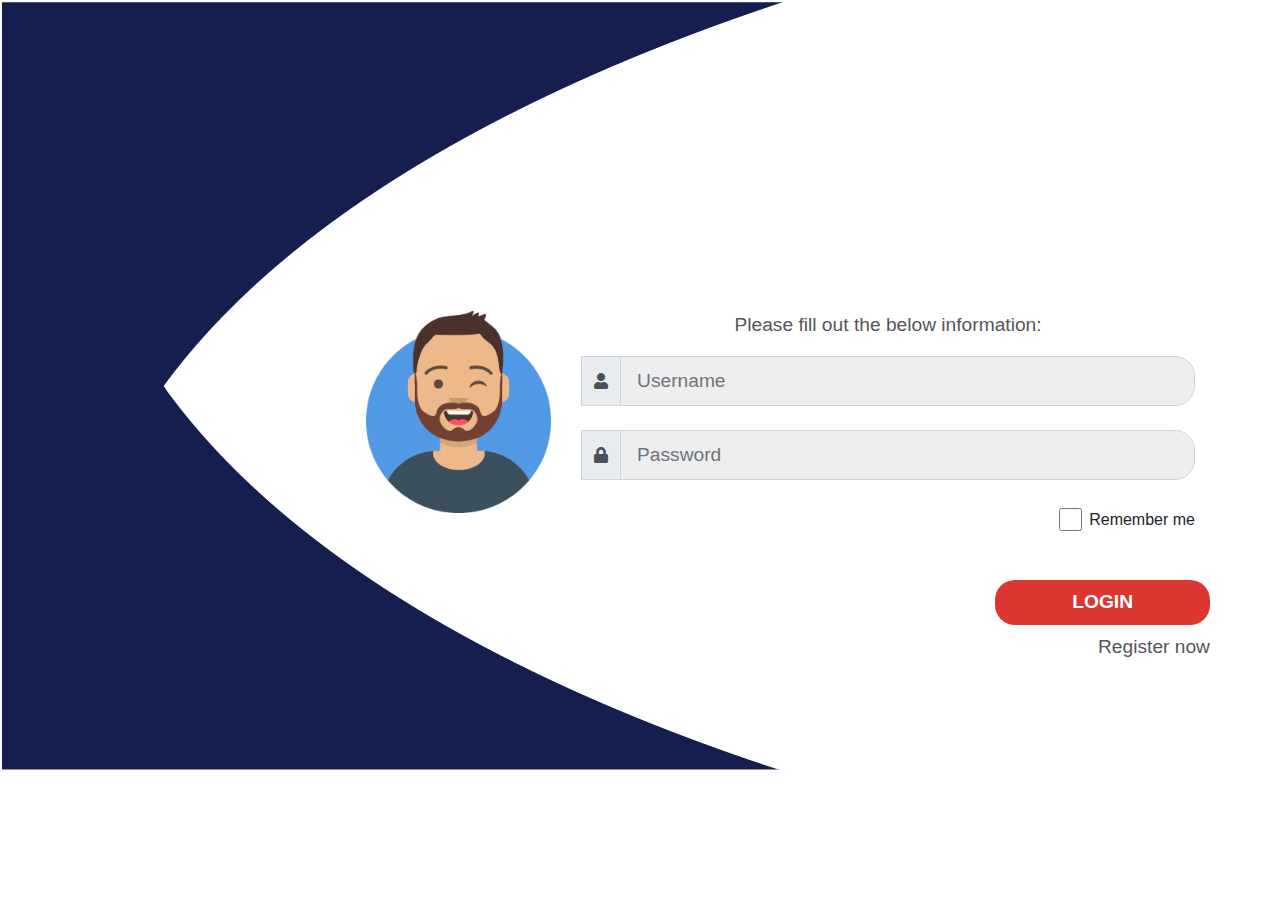
<file: index.html>
<!DOCTYPE html>
<html lang="en">
<head>
    <meta charset="UTF-8">
    <meta name="viewport" content="width=device-width, initial-scale=1.0">
    <title>Pain Screening Form</title>
    <link rel="stylesheet" href="css/bootstrap.min.css">
    <link rel="stylesheet" href="css/fontawesome/css/all.min.css">
    <link rel="stylesheet" href="css/styles.css">
    <link rel="stylesheet" href="css/login-styles.css">
</head>
<body>
    
    <div class="container">
        <div class="row main">
            <div class="col-lg-3 col-md-4 col-6">
                <img src="images/avatar.png">
            </div>

            <div class="col-lg-9 col-md-8 col-6">
                <p>Please fill out the below information:</p>
                <form name="login" method="post">
                    <div class="input-group">
                        <div class="input-group-prepend">
                          <div class="input-group-text"><i class="fas fa-user"></i></div>
                        </div>
                        <input type="text" required name="username" class="form-control" placeholder="Username">
                    </div>

                    <div class="input-group">
                        <div class="input-group-prepend">
                          <div class="input-group-text"><i class="fas fa-lock"></i></div>
                        </div>
                        <input type="password" required name="password" class="form-control" placeholder="Password">
                    </div>

                    <div class="form-check d-flex justify-content-end">
                        <div>
                            <input class="form-check-input" name="rememberme" type="checkbox" id="autoSizingCheck2">
                            <label class="form-check-label" for="autoSizingCheck2">
                            Remember me
                            </label>
                        </div>
                    </div>

                    <div class="row justify-content-end mt-5">
                        <button type="submit" class="col-4">Login</button>
                    </div>

                    <div class="row justify-content-end mt-2">
                        <a href="register.html">Register now</a>
                    </form>
                </form>
            </div>
        </div>
    </div>

    <div class="modal" tabindex="-1" role="dialog">
        <div class="modal-dialog" role="document">
          <div class="modal-content">
            <div class="modal-header">
              <h5 class="modal-title">Login Failed</h5>
              <button type="button" class="close" data-dismiss="modal" onclick="closeModal()" aria-label="Close">
                <span aria-hidden="true">&times;</span>
              </button>
            </div>
            <div class="modal-body">
              <p>You must register first or check your credentials.</p>
            </div>
            <div class="modal-footer">
              <button type="button" class="btn btn-secondary" data-dismiss="modal" onclick="closeModal()" >Close</button>
            </div>
          </div>
        </div>
    </div>

    <script src="js/jquery.min.js"></script>
    <script src="js/popper.min.js"></script>
    <script src="js/bootstrap.min.js"></script>
    <script src="js/app.js"></script>
    <script src="js/rememberme.js"></script>
</body>
</html>
</file>
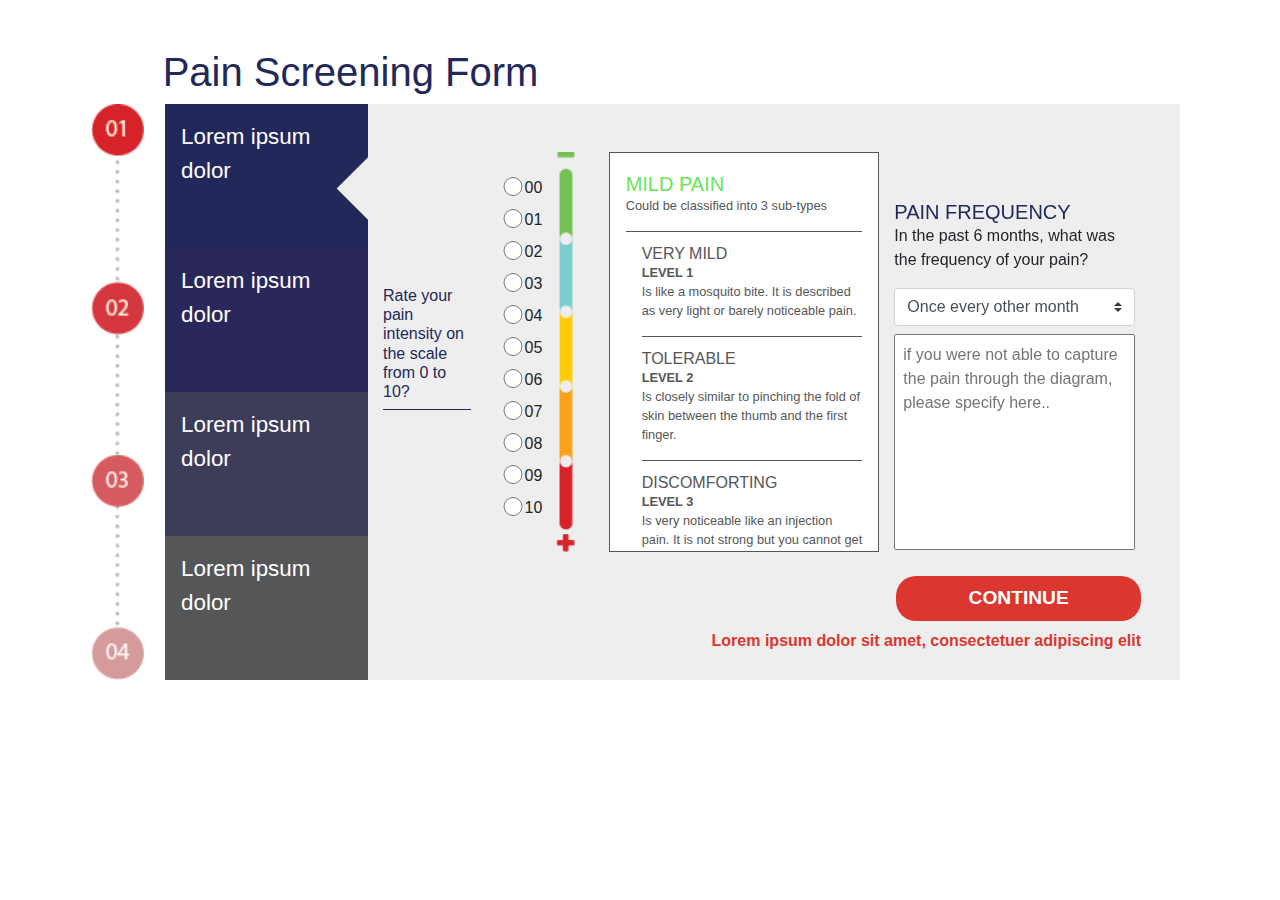
<file: form-1.html>
<!DOCTYPE html>
<html lang="en">
<head>
    <meta charset="UTF-8">
    <meta name="viewport" content="width=device-width, initial-scale=1.0">
    <title>Pain Screening Form</title>
    <link rel="stylesheet" href="css/bootstrap.min.css">
    <link rel="stylesheet" href="css/styles.css">
    <link rel="stylesheet" href="css/form-1-styles.css">
</head>
<body>
    
    <div class="container">
        <h1>Pain Screening Form</h1>
        <div class="row mb-5">
            <div class="col-1 d-flex justify-content-center"><img src="images/numbering.png"></div>
            <div class="col-11 row">
                <div class="col-3 p-0">
                    <ul class="d-flex flex-column" id="sections">
                        <li>Lorem ipsum dolor</li>
                        <li>Lorem ipsum dolor</li>
                        <li>Lorem ipsum dolor</li>
                        <li>Lorem ipsum dolor</li>
                    </ul>
                </div>
                <div id="content" class="col-9 pt-5">
                    <div class="row mb-4">
                        <div class="col-lg-2 col-6 d-flex align-items-center" id="question">
                            <h5>Rate your
                                pain intensity
                                on the scale
                                from 0 to 10?</h5>
                        </div>
                        <div class="col-lg-2 col-6 row" id="meter">
                            <form name="form-1" class="col-lg-6 col-4 p-0 mt-4 d-flex flex-column" id="form-1">
                                <div><input type="radio" name="intensity" value="0" required><label>00</label></div>
                                <div><input type="radio" name="intensity" value="1" required><label>01</label></div>
                                <div><input type="radio" name="intensity" value="2" required><label>02</label></div>
                                <div><input type="radio" name="intensity" value="3" required><label>03</label></div>
                                <div><input type="radio" name="intensity" value="4" required><label>04</label></div>
                                <div><input type="radio" name="intensity" value="5" required><label>05</label></div>
                                <div><input type="radio" name="intensity" value="6" required><label>06</label></div>
                                <div><input type="radio" name="intensity" value="7" required><label>07</label></div>
                                <div><input type="radio" name="intensity" value="8" required><label>08</label></div>
                                <div><input type="radio" name="intensity" value="9" required><label>09</label></div>
                                <div><input type="radio" name="intensity" value="10" required><label>10</label></div>
                            </form>
                            <div class="col-lg-6 col-4 p-0"><img src="images/meter.png"></div>
                        </div>
                        <div class="col-lg-4 col-6 p-0">
                            <div id="pain-desc">
                                <ul>
                                    <!-- Mild -->
                                    <li class="mild">
                                        <h5>Mild Pain</h5>
                                        <p>Could be classified
                                            into 3 sub-types</p>
                                    </li>
                                    <ul class="categories">
                                        <li>
                                            <h6>Very Mild</h6>
                                            <p class="level">Level 1</p>
                                            <p>Is like a mosquito bite. It is described as
                                                very light or barely noticeable pain.</p>
                                        </li>
                                        <li>
                                            <h6>Tolerable</h6>
                                            <p class="level">Level 2</p>
                                            <p>Is closely similar to pinching the fold of
                                                skin between the thumb and the first
                                                finger.</p>
                                        </li>
                                        <li>
                                            <h6>Discomforting</h6>
                                            <p class="level">Level 3</p>
                                            <p>Is very noticeable like an injection pain. It
                                                is not strong but you cannot get used to it.</p>
                                        </li>
                                    </ul>

                                    <!-- Moderate -->
                                    <li class="moderate">
                                        <h5>Moderate Pain</h5>
                                        <p>It interferes with many activities and
                                            require lifestyle changes but the patient
                                            remains independent; however, unable to
                                            adapt to pain</p>
                                    </li>
                                    <ul class="categories">
                                        <li>
                                            <h6>Very Mild</h6>
                                            <p class="level">Level 4</p>
                                            <p>Is like a mosquito bite. It is described as
                                                very light or barely noticeable pain.</p>
                                        </li>
                                        <li>
                                            <h6>Tolerable</h6>
                                            <p class="level">Level 5</p>
                                            <p>Is closely similar to pinching the fold of
                                                skin between the thumb and the first
                                                finger.</p>
                                        </li>
                                        <li>
                                            <h6>Discomforting</h6>
                                            <p class="level">Level 6</p>
                                            <p>Is very noticeable like an injection pain. It
                                                is not strong but you cannot get used to it.</p>
                                        </li>
                                        <li>
                                            <h6>More Discomforting</h6>
                                            <p class="level">Level 7</p>
                                            <p>Is very noticeable like an injection pain. It
                                                is not strong but you cannot get used to it.</p>
                                        </li>
                                    </ul>

                                    <!-- Severe -->
                                    <li class="severe">
                                        <h5>Severe Pain</h5>
                                        <p>Could be classified
                                            into 3 sub-types</p>
                                    </li>
                                    <ul class="categories">
                                        <li>
                                            <h6>Very Mild</h6>
                                            <p class="level">Level 8</p>
                                            <p>Is like a mosquito bite. It is described as
                                                very light or barely noticeable pain.</p>
                                        </li>
                                        <li>
                                            <h6>Tolerable</h6>
                                            <p class="level">Level 9</p>
                                            <p>Is closely similar to pinching the fold of
                                                skin between the thumb and the first
                                                finger.</p>
                                        </li>
                                        <li>
                                            <h6>Discomforting</h6>
                                            <p class="level">Level 10</p>
                                            <p>Is very noticeable like an injection pain. It
                                                is not strong but you cannot get used to it.</p>
                                        </li>
                                    </ul>
                                </ul>
                            </div>
                        </div>
                        <div class="col-lg-4 col-6 d-flex flex-column mt-5" id="frequency">
                            <h5>Pain Frequency</h5>
                            <p>In the past 6 months, what was
                                the frequency of your pain?</p>
                            <div class="d-flex flex-column">
                                <select name="frequency" form="form-1" class="custom-select mb-2" required>
                                    <option value="onceEveryOtherMonth" selected>Once every other month</option>
                                    <option value="onceEveryMonth">Once every month</option>
                                    <option value="onceEveryWeek">Once every week</option>
                                    <option value="onceDaily">Once daily</option>
                                </select>

                                <textarea placeholder="if you were not able to capture the pain through the diagram, please specify here.." name="frequency-desc" form="form-1"></textarea>
                            </div>
                        </div>
                    </div>

                    <div class="row d-flex flex-column align-items-end mx-4" id="continue">
                        <button id="continueBtn" class="col-4 mb-2" type="submit" form="form-1" disabled>Continue</button>
                        <p>Lorem ipsum dolor sit amet, consectetuer adipiscing elit</p>
                    </div>
                </div>
            </div>
        </div>
    </div>

    <script src="js/jquery.min.js"></script>
    <script src="js/popper.min.js"></script>
    <script src="js/bootstrap.min.js"></script>
    <script src="js/app.js"></script>
</body>
</html>
</file>
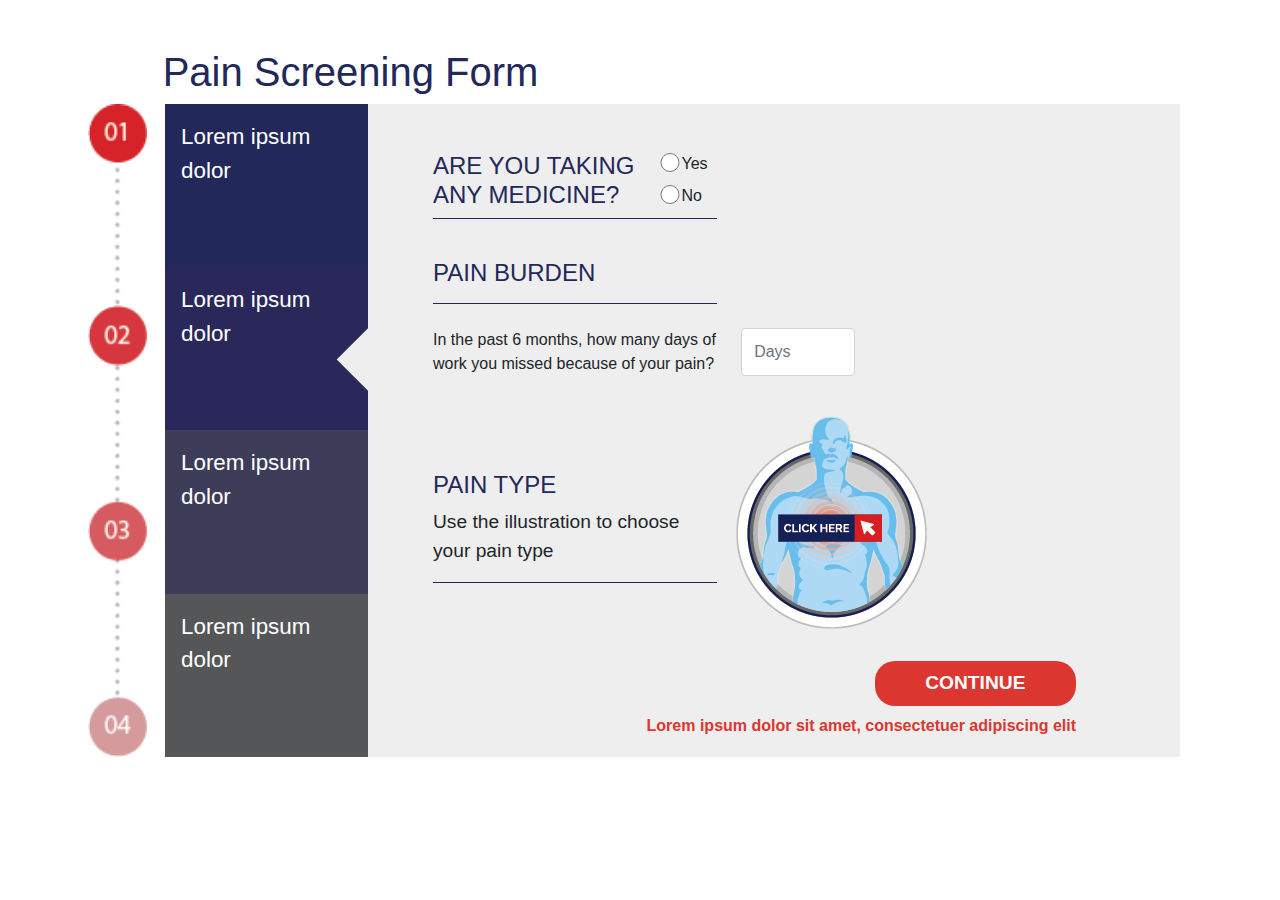
<file: form-2.html>
<!DOCTYPE html>
<html lang="en">
<head>
    <meta charset="UTF-8">
    <meta name="viewport" content="width=device-width, initial-scale=1.0">
    <title>Pain Screening Form</title>
    <link rel="stylesheet" href="css/bootstrap.min.css">
    <link rel="stylesheet" href="css/styles.css">
    <link rel="stylesheet" href="css/form-2-styles.css">
</head>
<body>
    
    <div class="container">
        <h1>Pain Screening Form</h1>
        <div class="row mb-5">
            <div class="col-1 d-flex justify-content-center"><img src="images/numbering.png"></div>
            <div class="col-11 row">
                <div class="col-3 p-0">
                    <ul class="d-flex flex-column" id="sections">
                        <li>Lorem ipsum dolor</li>
                        <li>Lorem ipsum dolor</li>
                        <li>Lorem ipsum dolor</li>
                        <li>Lorem ipsum dolor</li>
                    </ul>
                </div>
                <div id="content" class="col-9 pt-5">
                    <div class="row mb-4 pb-3">
                        <div class="col-5 d-flex question p-0">
                            <h4 class="col-9">ARE YOU TAKING
                                ANY MEDICINE?</h4>
                            <form name="form-2" class="col-3 p-0" id="form-2">
                                <div><input type="radio" name="takingMedicine" required value="yes"><label>Yes</label></div>
                                <div><input type="radio" name="takingMedicine" required value="no"><label>No</label></div>
                            </form>
                        </div>
                    </div>

                    <div class="row mb-4">
                        <div class="question col-5">
                            <h4>PAIN BURDEN</h4>
                        </div>
                    </div>

                    <div class="row mb-4">
                        <p class="col-5 p-0">In the past 6 months, how many
                            days of work you missed because
                            of your pain?</p>
                        <input id="daysMissed" type="number" required name="daysMissed" form="form-2" class="col-2 ml-4 form-control" placeholder="Days" min="0" max="180">
                    </div>

                    <div class="row mb-4">
                        <div class="col-5 question p-0 align-self-center">
                            <h4>PAIN TYPE</h4>
                            <p class="illustration">Use the illustration to
                                choose your pain type</p>
                        </div>
                        <div class="col-4 diagram">
                            <a href="illustration.html"><img src="images/diagram_preview.png"></a>
                        </div>
                    </div>

                    <div class="row d-flex flex-column align-items-end mx-4" id="continue">
                        <button id="continueBtn" class="col-4 mb-2" type="submit" form="form-2">Continue</button>
                        <p>Lorem ipsum dolor sit amet, consectetuer adipiscing elit</p>
                    </div>
                </div>
            </div>
        </div>
    </div>

    <script src="js/jquery.min.js"></script>
    <script src="js/popper.min.js"></script>
    <script src="js/bootstrap.min.js"></script>
    <script src="js/app.js"></script>
</body>
</html>
</file>
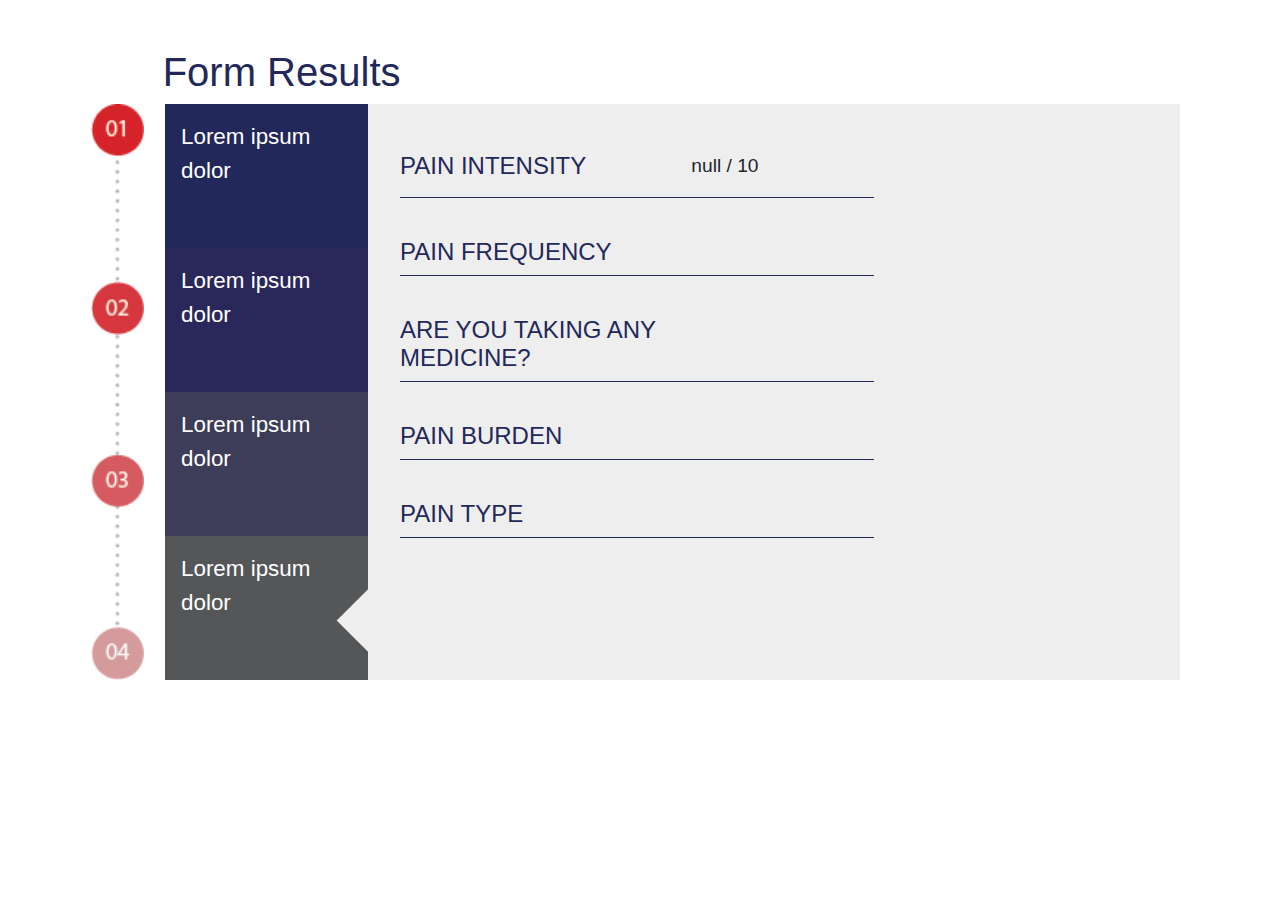
<file: form-4.html>
<!DOCTYPE html>
<html lang="en">
<head>
    <meta charset="UTF-8">
    <meta name="viewport" content="width=device-width, initial-scale=1.0">
    <title>Pain Screening Form</title>
    <link rel="stylesheet" href="css/bootstrap.min.css">
    <link rel="stylesheet" href="css/styles.css">
    <link rel="stylesheet" href="css/form-4-styles.css">
</head>
<body>
    
    <div class="container">
        <h1>Form Results</h1>
        <div class="row mb-5">
            <div class="col-1 d-flex justify-content-center"><img src="images/numbering.png"></div>
            <div class="col-11 row">
                <div class="col-3 p-0">
                    <ul class="d-flex flex-column" id="sections">
                        <li>Lorem ipsum dolor</li>
                        <li>Lorem ipsum dolor</li>
                        <li>Lorem ipsum dolor</li>
                        <li>Lorem ipsum dolor</li>
                    </ul>
                </div>
                <div id="content" class="col-9 pt-5">
                    <div class="row mb-4 pb-3">
                        <div class="col-7 d-flex question p-0">
                            <h4 class="col-7">Pain intensity</h4>
                            <p class="col-5 intensity"></p>
                        </div>
                    </div>

                    <div class="row mb-4 pb-3">
                        <div class="col-7 d-flex question p-0">
                            <h4 class="col-7">PAIN FREQUENCY</h4>
                            <p class="col-5 frequency"></p>
                        </div>
                    </div>

                    <div class="row mb-4 pb-3">
                        <div class="col-7 d-flex question p-0">
                            <h4 class="col-7">ARE YOU TAKING
                                ANY MEDICINE?</h4>
                            <p class="col-5 medicine"></p>
                        </div>
                    </div>

                    <div class="row mb-4 pb-3">
                        <div class="col-7 d-flex question p-0">
                            <h4 class="col-7">PAIN BURDEN</h4>
                            <p class="col-5 burden"></p>
                        </div>
                    </div>

                    <div class="row mb-4 pb-3">
                        <div class="col-7 d-flex question p-0">
                            <h4 class="col-7">PAIN TYPE</h4>
                            <p class="col-5 type"></p>
                        </div>
                    </div>
                </div>
        </div>
    </div>

    <script src="js/jquery.min.js"></script>
    <script src="js/popper.min.js"></script>
    <script src="js/bootstrap.min.js"></script>
    <script src="js/form-results.js"></script>
</body>
</html>
</file>
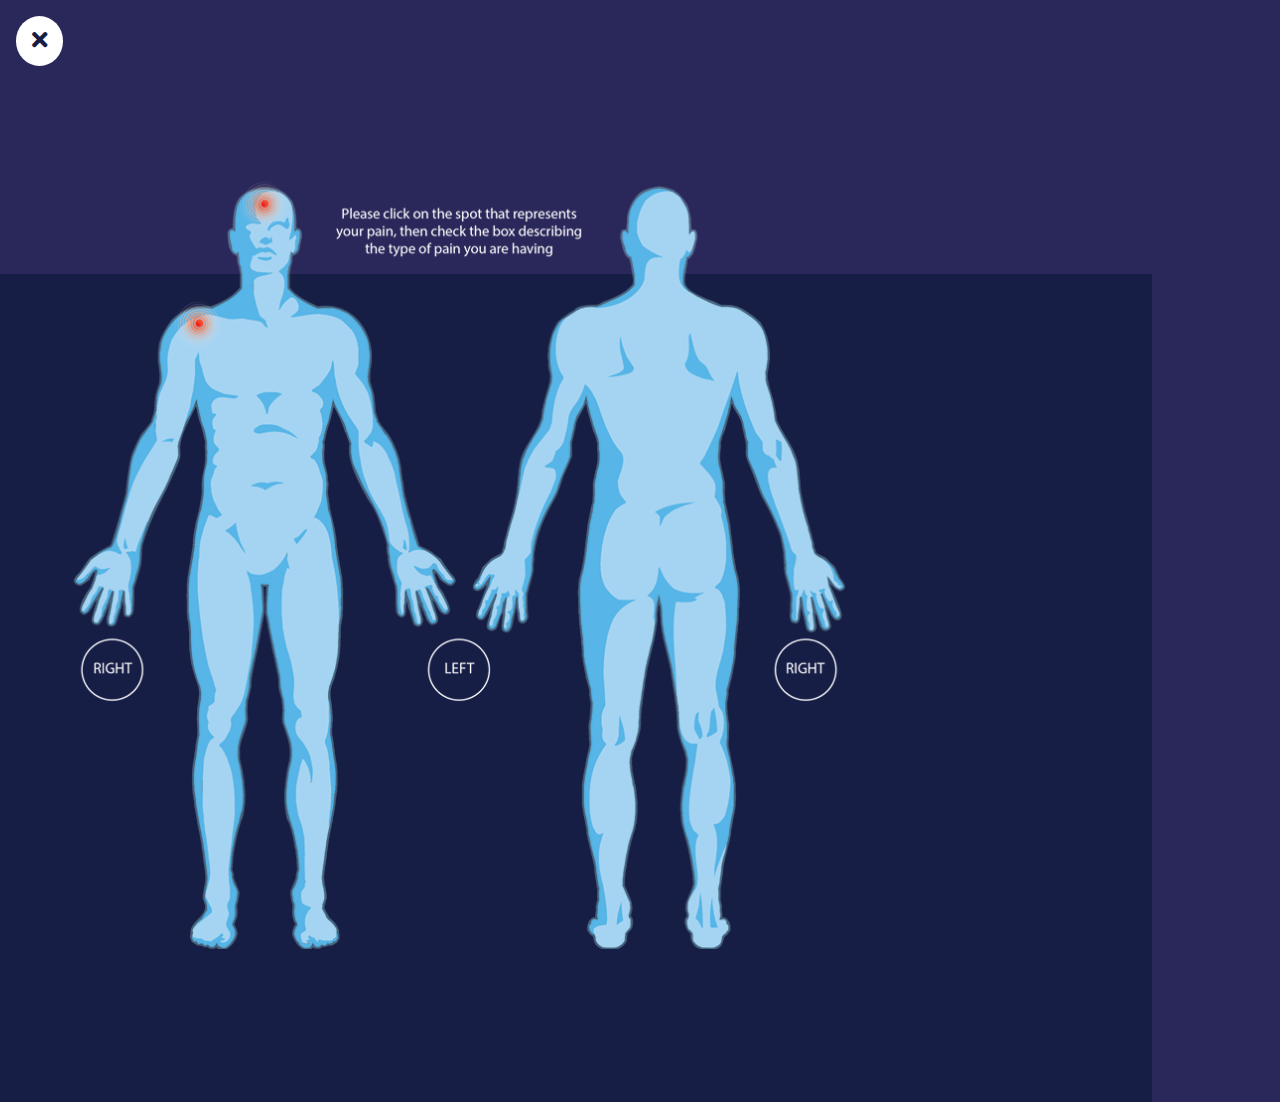
<file: illustration.html>
<!DOCTYPE html>
<html lang="en">
<head>
    <meta charset="UTF-8">
    <meta name="viewport" content="width=device-width, initial-scale=1.0">
    <title>Pain Screening Form</title>
    <link rel="stylesheet" href="css/bootstrap.min.css">
    <link rel="stylesheet" href="css/fontawesome/css/all.min.css">
    <link rel="stylesheet" href="css/styles.css">
    <link rel="stylesheet" href="css/illustration-styles.css">
</head>
<body>
    
    <!-- <div class="main"> -->
        <a href="form-2.html" class="closeBtn"><i class="fa fa-times" aria-hidden="true"></i></a>
        <div class="diagram d-flex">
            <div class="image">
                <img src="images/symptoms.png" usemap="#image-map">
                <a onclick="showHead()"><div class="head-spot"></div></a>
                <a onclick="showShoulders()"><div class="shoulder-spot"></div></a>

                <!-- <map name="image-map">
                    <area title="Head" coords="216,56,15" shape="circle" onclick="showHead()">
                    <area title="Shoulders" coords="148,175,15" shape="circle" onclick="showShoulders()">
                </map> -->
            </div>

            <div class="choices" id="head">
                <h3>Head</h3>
                <form name="form-3" id="form-3">
                    <div><input type="radio" name="symptom" value="migraine" required checked><label>Migraine</label></div>
                    <div><input type="radio" name="symptom" value="headache" required><label>Headache</label></div>
                    <div><input type="radio" name="symptom" value="dehydration" required><label>Dehydration</label></div>
                    <div><input type="radio" name="symptom" value="hypotension" required><label>Hypotension</label></div>
                </form>
            </div>

            <div class="choices" id="shoulder">
                <h3>Shoulder</h3>
                <form>
                    <div><input type="radio" name="symptom" value="tendonInflammation" form="form-3" required><label>Tendon Inflammation</label></div>
                    <div><input type="radio" name="symptom" value="instability" form="form-3" required><label>Instability</label></div>
                    <div><input type="radio" name="symptom" value="arthritis" form="form-3" required><label>Arthritis</label></div>
                    <div><input type="radio" name="symptom" value="fracture" form="form-3" required><label>Fracture</label></div>
                </form>
            </div>

            <button id="confirm" type="submit" form="form-3">Confirm</button>
        </div>
    <!-- </div> -->

    <script src="js/jquery.min.js"></script>
    <script src="js/popper.min.js"></script>
    <script src="js/bootstrap.min.js"></script>
    <script src="js/app.js"></script>
</body>
</html>
</file>
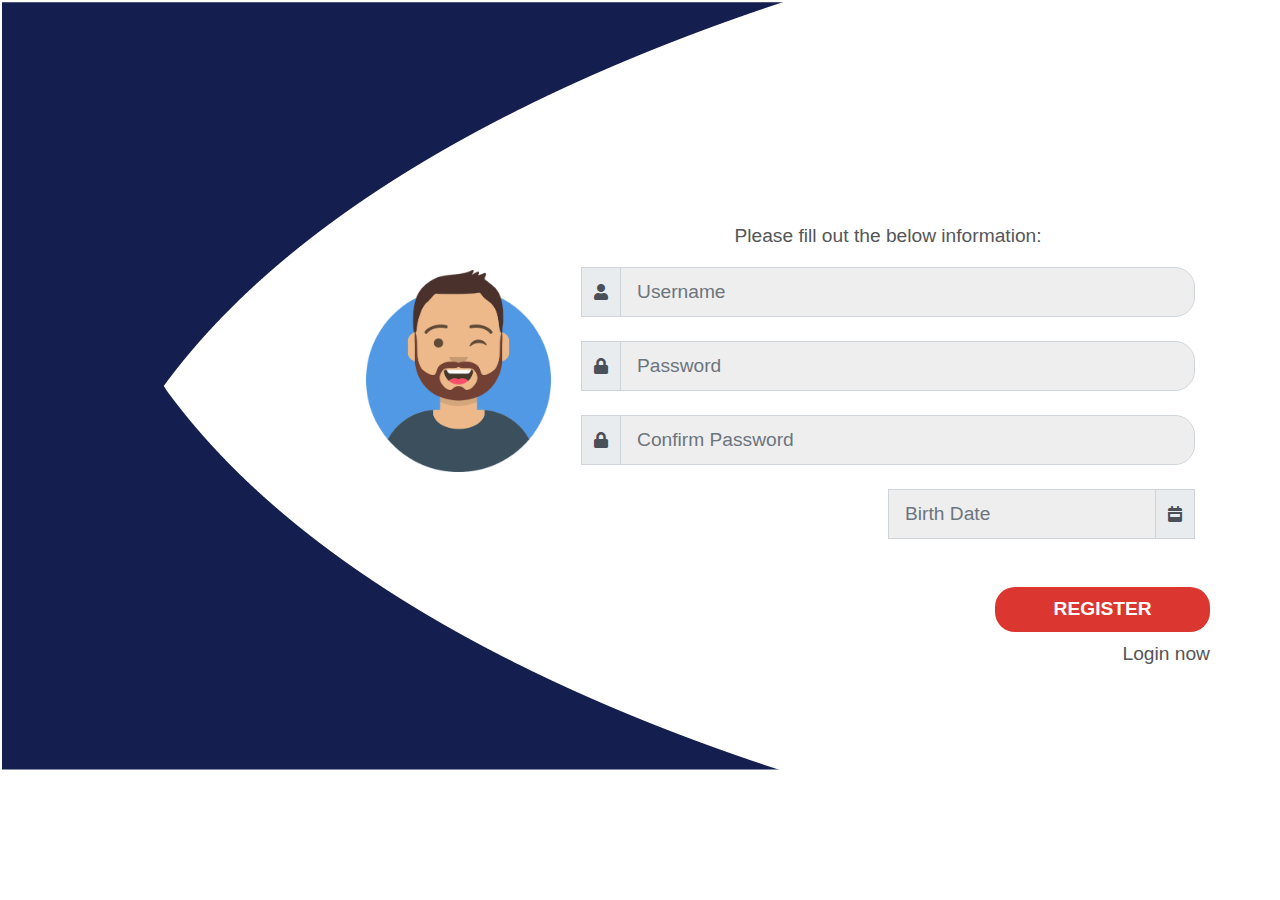
<file: register.html>
<!DOCTYPE html>
<html lang="en">
<head>
    <meta charset="UTF-8">
    <meta name="viewport" content="width=device-width, initial-scale=1.0">
    <title>Pain Screening Form</title>
    <link rel="stylesheet" href="css/bootstrap.min.css">
    <link rel="stylesheet" href="css/fontawesome/css/all.min.css">
    <link rel="stylesheet" href="css/styles.css">
    <link rel="stylesheet" href="css/login-styles.css">
</head>
<body>
    
    <div class="container">
        <div class="row main" id="register">
            <div class="col-lg-3 col-md-4 col-6 mt-5">
                <img src="images/avatar.png">
            </div>

            <div class="col-lg-9 col-md-8 col-6">
                <p>Please fill out the below information:</p>
                <form name="register" method="post">
                    <div class="input-group">
                        <div class="input-group-prepend">
                          <div class="input-group-text"><i class="fas fa-user"></i></div>
                        </div>
                        <input type="text" name="username" required class="form-control" placeholder="Username">
                    </div>

                    <div class="input-group">
                        <div class="input-group-prepend">
                          <div class="input-group-text"><i class="fas fa-lock"></i></div>
                        </div>
                        <input type="password" required name="password" class="form-control" placeholder="Password">
                    </div>

                    <div class="input-group">
                        <div class="input-group-prepend">
                          <div class="input-group-text"><i class="fas fa-lock"></i></div>
                        </div>
                        <input type="password" required name="passwordConfirmation" class="form-control" placeholder="Confirm Password">
                    </div>

                    <div class="input-group date">
                        <input type="text" required name="birthDate" onfocus="(this.type='date')" onblur="(this.type='text')" class="form-control" placeholder="Birth Date">
                        <div class="input-group-append">
                            <div class="input-group-text"><i class="fas fa-calendar-week"></i></div>
                        </div>
                    </div>

                    <div class="row justify-content-end mt-5">
                        <button type="submit" class="col-4">Register</button>
                    </div>

                    <div class="row justify-content-end mt-2">
                        <a href="index.html">Login now</a>
                    </form>
                </form>
            </div>
        </div>
    </div>

    <div class="modal" tabindex="-1" role="dialog">
        <div class="modal-dialog" role="document">
          <div class="modal-content">
            <div class="modal-header">
              <h5 class="modal-title">Passwords Mismatch</h5>
              <button type="button" class="close" data-dismiss="modal" onclick="closeModal()" aria-label="Close">
                <span aria-hidden="true">&times;</span>
              </button>
            </div>
            <div class="modal-body">
              <p>Your Passwords should match.</p>
            </div>
            <div class="modal-footer">
              <button type="button" class="btn btn-secondary" data-dismiss="modal" onclick="closeModal()" >Close</button>
            </div>
          </div>
        </div>
    </div>

    <script src="js/jquery.min.js"></script>
    <script src="js/popper.min.js"></script>
    <script src="js/bootstrap.min.js"></script>
    <script src="js/app.js"></script>
    <script src="js/rememberme.js"></script>
</body>
</html>
</file>
<file: css/styles.css>
* {
    box-sizing: border-box;
    transition: all 1s ease-in-out;
}

html, body {
    font-size: 16px;
    overflow-y: auto;
}

ul {
    list-style-type: none;
}

a:hover {text-decoration: none;}

#content {
    background-color: #eee;
}

.col-3 {
    max-width: 20%;
    flex: 0 0 20%;
}

.col-9 {
    max-width: 80%;
    flex: 0 0 80%;
}

textarea {
    resize: none;
    overflow-y: auto;
    padding: .5rem;
    height: 13.5rem;
}

input[type='radio'],
input[type="checkbox"] {
    width: 1.2em;
    height: 1.2em;
}

label {
    padding-left: 2px;
    vertical-align: middle;
}

h1 {
    color: #23285A;
    width: 40%;
    margin-top: 3rem;
    margin-left: 7%;
}

/* Sections in Form */
#sections {
    padding: 0;
    margin: 0;
}

#sections li {
    min-height: 9rem;
    font-size: 1.4em;
    color: white;
    padding: 1rem;
    position: relative;
}

#sections li:nth-child(1) {background-color: #23285A;}
#sections li:nth-child(2) {background-color: #2A285A}
#sections li:nth-child(3) {background-color: #3D3D59}
#sections li:nth-child(4) {background-color: #555658}

/* Continue Button */
#continue button {
    color: white;
    background: #DB3730;
    border-radius: 20px;
    border: none;
    text-transform: uppercase;
    font-size: 1.2em;
    padding: .5rem .2rem;
    font-weight: bold;
}

#continue button a {
    color: white;
    text-decoration: none;
    display: block;
}

#continue p {
    color: #DB3730;
    font-weight: bold;
}

@media (max-width: 991px) {
    #sections li {
        min-height: 15.5rem;
    }
}
</file>
<file: css/login-styles.css>
body {
    background: url("../images/background.png");
    background-repeat: no-repeat;
}

img {
    max-width: 100%;
    height: auto;
}

.main {
    margin-top: 28%;
    margin-left: 24%;
}

#register {
    margin-top: 20%;
}

.main p {
    text-align: center;
    color: #555658;
    font-size: 1.2em;
}

.main form input {
    border-radius: 20px;
    font-size: 1.2em;
    background-color: #eee;
    padding: 1.5rem 1rem;
}

.main form .date input {
    border-radius: 0;
}

.date {
    max-width: 50%;
    margin-left: 50%;
}

.main form .input-group-text {border-radius:  0;}

.input-group {
    margin-bottom: 1.5rem;
}

.input-group-text {
    border-radius: 20px 0 0 20px;
}

.form-check label {
    padding-left: 10px;
    vertical-align: sub;
}

button[type="submit"] {
    color: white;
    background: #DB3730;
    border-radius: 20px;
    border: none;
    text-transform: uppercase;
    font-size: 1.2em;
    padding: .5rem .2rem;
    font-weight: bold;
}

a {
    font-size: 1.2em;
    color: #555658;
    text-decoration: none;
}

@media (max-width: 992px) {
    .main {
        margin-top: 43%;
    }

    #register {
        margin-top: 37%;
    }
}
</file>
<file: css/form-1-styles.css>
#sections li:nth-child(1)::after {
    content: '';
    width: 45px;
    height: 45px;
    background: #eee;
    transform: rotate(-45deg);
    position: absolute;
    left: 89%;
    top: 43%;
}

/* Question Properties */
#question {padding-right: 2rem;}
#question h5 {
    color: #23285A;
    padding-bottom: .5rem;
    border-bottom: 1.5px solid #23285A;
    font-size: 1em;
}

/* Meter Properties */
#meter img {min-height: 25rem;}

/* Pain Description */
#pain-desc {
    max-height: 25rem;
    overflow-y: scroll;
    background-color: white;
    border: 1px solid #555658;
}

#pain-desc > ul {
    padding: .5rem 0;
    margin: 0;
}

#pain-desc .categories {padding-left: 1rem;}

#pain-desc h5,
#pain-desc h6,
#pain-desc .level {
    text-transform: uppercase;
    color: #555658;
    margin-bottom: 0;
}

#pain-desc .level {
    font-weight: bold;
}

#pain-desc p {
    font-size: .8em;
    color: #555658;
}

#pain-desc li {
    border-bottom: 1px solid #555658;
    padding: .7rem 0 0;
    margin: 0 1rem;
}

#pain-desc .mild h5 {color: #69E556}
#pain-desc .moderate h5 {color: #fe9d3d}
#pain-desc .severe h5 {color: #DB3730}

/* Pain Frequency */
#frequency h5 {
    color: #23285A;
    text-transform: uppercase;
    margin-bottom: 0;
}
</file>
<file: css/form-2-styles.css>
#sections li:nth-child(2)::after {
    content: '';
    width: 45px;
    height: 45px;
    background: #eee;
    transform: rotate(-45deg);
    position: absolute;
    left: 89%;
    top: 43%;
}

#sections li {
    min-height: 10.2rem;
}

input[type="number"] {height: 3rem;}

#content {
    padding: 0 5rem;
}

/* Questions */
.question {
    padding-bottom: .5rem;
    border-bottom: 1.5px solid #23285A;
    padding-left: 0;
}

.question h4 {
    color: #23285A;
    text-transform: uppercase;
    padding-left: 0;
}

/* Illustration */
p.illustration {font-size: 1.2em;}

.diagram > img {cursor: pointer;}
</file>
<file: css/form-4-styles.css>
#sections li:nth-child(4)::after {
    content: '';
    width: 45px;
    height: 45px;
    background: #eee;
    transform: rotate(-45deg);
    position: absolute;
    left: 89%;
    top: 43%;
}

/* Questions */
.question {
    padding-bottom: .5rem;
    border-bottom: 1.5px solid #23285A;
    padding-left: 0;
    margin-left: 2rem;
}

.question h4 {
    color: #23285A;
    text-transform: uppercase;
    padding-left: 0;
}

.question p {font-size: 1.2em;}
</file>
<file: css/illustration-styles.css>
body {
    background-color: #2A285A;
    overflow-y: auto;
}

area {cursor: pointer;}

.diagram {
    margin-top: 15%;
    width: 90%;
    background: #171E46;
    padding-left: 4%;
    position: relative;
    min-height: 92vh;
}

.image {
    width: 75%;
    position: relative;
}

.image img {
    max-width: 100%;
    height: auto;
    margin-top: -15%;
}

.image a div {
    position: absolute;
    width: 2.5%;
    height: 3%;
    background-color: transparent;
    border-radius: 50%;
    cursor: pointer;
}

.image a div.shoulder-spot {
    /* left: 16.7%;
    top: 5.5%; */
    left: 15.7%;
    top: 4.5%;
}

.image a div.head-spot {
    /* top: -10.5%;
    left: 24.5%; */
    top: -13.5%;
    left: 22.5%;
}

.closeBtn {
    color: #171E46;
    background: white;
    padding: 0.5rem 1rem;
    border-radius: 50%;
    border: none;
    z-index: 2;
    font-size: 1.4em;
    margin: 1rem;
    display: inline-block;
}

.choices {
    background: #DB3730;
    color: white;
    height: fit-content;
    width: 27%;
    margin-top: -3%;
    margin-left: 71%;
    position: absolute;
    border-radius: 0 20px 20px 0;
    display: none;
}

.choices h3 {
    text-transform: uppercase;
    border-bottom: 2px inset rgb(148, 33, 33);
    padding: 1rem 3rem;
    position: relative;
}

.choices h3::before {
    content: '';
    position: absolute;
    width: 25px;
    height: 25px;
    background-color: #DB3730;
    transform: rotate(-45deg);
    top: 35%;
    left: -4%;
}

.choices form {
    margin-left: 2.5rem;
}

.choices form div {
    padding: .7rem 1rem;
    font-size: 1.2em;
    border-bottom: 2px inset rgb(148, 33, 33);
    display: flex;
}

.choices form div:last-of-type {border-bottom: none}

.choices form div label {
    vertical-align: bottom;
    padding-left: 10px;
}

#confirm {
    position: absolute;
    /* top: 60%;
    left: 79%; */
    margin-top: 35%;
    margin-left: 75%;
    padding: .5rem 1rem;
    width: 15%;
    border-radius: 20px;
    border: none;
    font-size: 1.2em;
    font-weight: bold;
    display: none;
}

#confirm button a {
    color: #171E46;
    text-decoration: none;
}

@media (max-width: 1120px) {
    #confirm {
        margin-top: 44%;
        font-size: 1em;
    }
}

@media (max-width: 920px) {
    .choices h3 {font-size: 1.5em;}

    .choices form div {
        font-size: 1em;
    }
}
</file>
